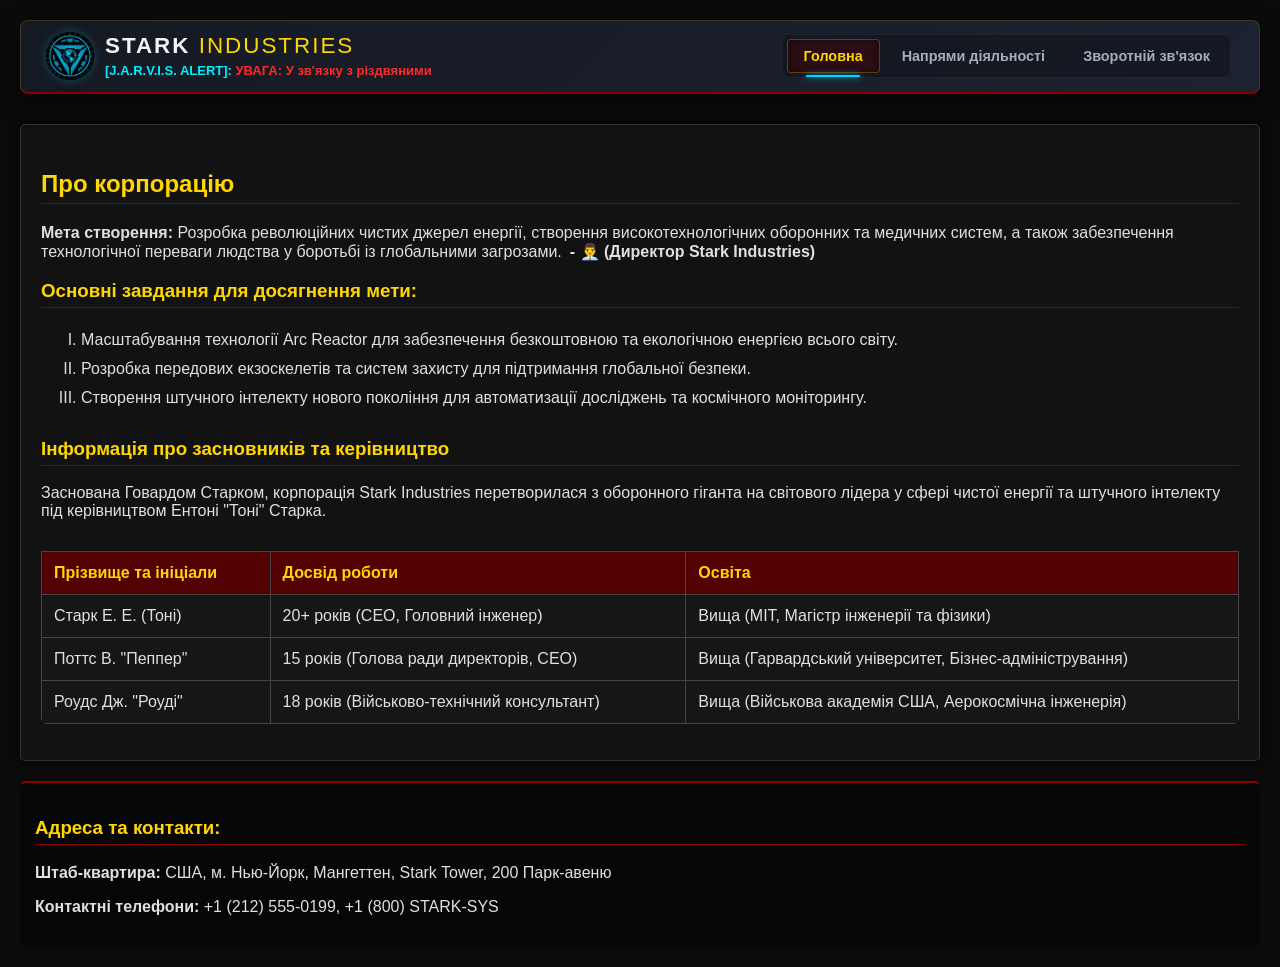
<file: index.html>
<!DOCTYPE html>
<html lang="en">
<head>
    <meta charset="UTF-8">
    <meta name="viewport" content="width=device-width, initial-scale=1.0">
    <meta name="description" content="Stark Industries — ключові напрями діяльності: термоядерна енергетика, штучний інтелект, аерокосмічні та оборонні системи.">
    <title>Document</title>
    <link rel="stylesheet" href="assets/styles/style.css">
</head>
<body>
    <header>
        <div class="logo-container">
            <div class="logo">
                <img src="assets/logo.png" alt="Логотип Stark Industries" style="max-height: 50px; max-width: 50px;" />
            </div>
            <div class="brand-wrapper">
                <div class="brand-title">Stark <span>Industries</span></div>
                <p id="typewriter-alert"></p>
            </div>
        </div>
        <nav>
            <a href="index.html" class="active">Головна</a>
            <a href="directions.html">Напрями діяльності</a>
            <a href="feedback.html">Зворотній зв'язок</a>
        </nav>
    </header>
    <main id="homePage" class="page active">
        <div class="goal-tasks-block">
        <h2>Про корпорацію</h2>
        <p class="goal-description"><strong>Мета створення:</strong> Розробка революційних чистих джерел енергії, створення високотехнологічних оборонних та медичних систем, а також забезпечення технологічної переваги людства у боротьбі із глобальними загрозами.</p>
        
        <h3>Основні завдання для досягнення мети:</h3>
        <ol class="roman-list">
            <li>Масштабування технології Arc Reactor для забезпечення безкоштовною та екологічною енергією всього світу.</li>
            <li>Розробка передових екзоскелетів та систем захисту для підтримання глобальної безпеки.</li>
            <li>Створення штучного інтелекту нового покоління для автоматизації досліджень та космічного моніторингу.</li>
        </ol>
        </div>
        <div class="founders-block">
        <h3>Інформація про засновників та керівництво</h3>
        <p>Заснована Говардом Старком, корпорація Stark Industries перетворилася з оборонного гіганта на світового лідера у сфері чистої енергії та штучного інтелекту під керівництвом Ентоні "Тоні" Старка.</p>
        <div class="table-responsive">
        <table>
            <thead>
                <tr>
                    <th>Прізвище та ініціали</th>
                    <th>Досвід роботи</th>
                    <th>Освіта</th>
                </tr>
            </thead>
            <tbody>
                <tr>
                    <td>Старк Е. Е. (Тоні)</td>
                    <td>20+ років (CEO, Головний інженер)</td>
                    <td>Вища (MIT, Магістр інженерії та фізики)</td>
                </tr>
                <tr>
                    <td>Поттс В. "Пеппер"</td>
                    <td>15 років (Голова ради директорів, CEO)</td>
                    <td>Вища (Гарвардський університет, Бізнес-адміністрування)</td>
                </tr>
                <tr>
                    <td>Роудс Дж. "Роуді"</td>
                    <td>18 років (Військово-технічний консультант)</td>
                    <td>Вища (Військова академія США, Аерокосмічна інженерія)</td>
                </tr>
            </tbody>
        </table></div></div>
    </main>
    <footer>
        <div class="contacts-block">
            <h3>Адреса та контакти:</h3>
            <p><strong>Штаб-квартира:</strong> США, м. Нью-Йорк, Мангеттен, Stark Tower, 200 Парк-авеню</p>
            <p><strong>Контактні телефони:</strong> +1 (212) 555-0199, +1 (800) STARK-SYS</p>
        </div>
    </footer>
    <script src="assets/scripts/ex1.js"></script>
    <script src="assets/scripts/ex2.js"></script>
    <script src="assets/scripts/ex3.js"></script>
</body>
</html>
</file>
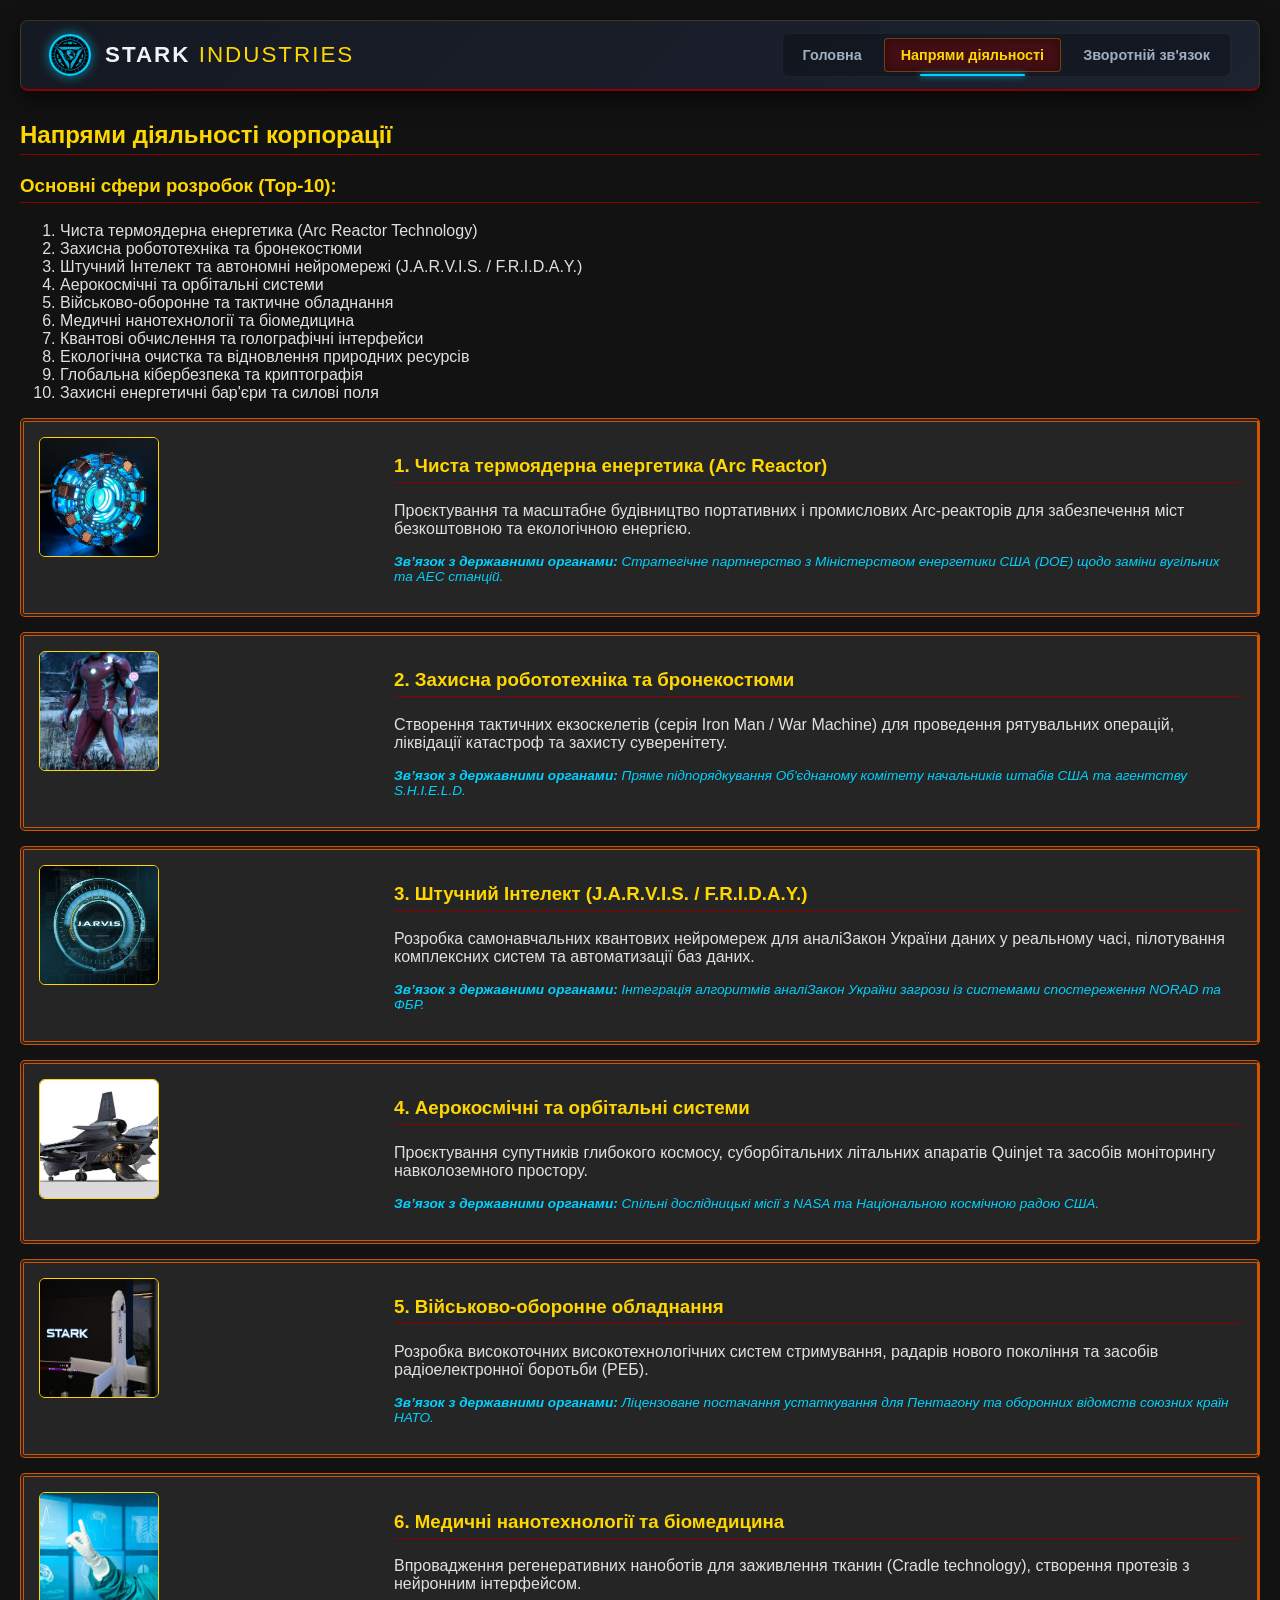
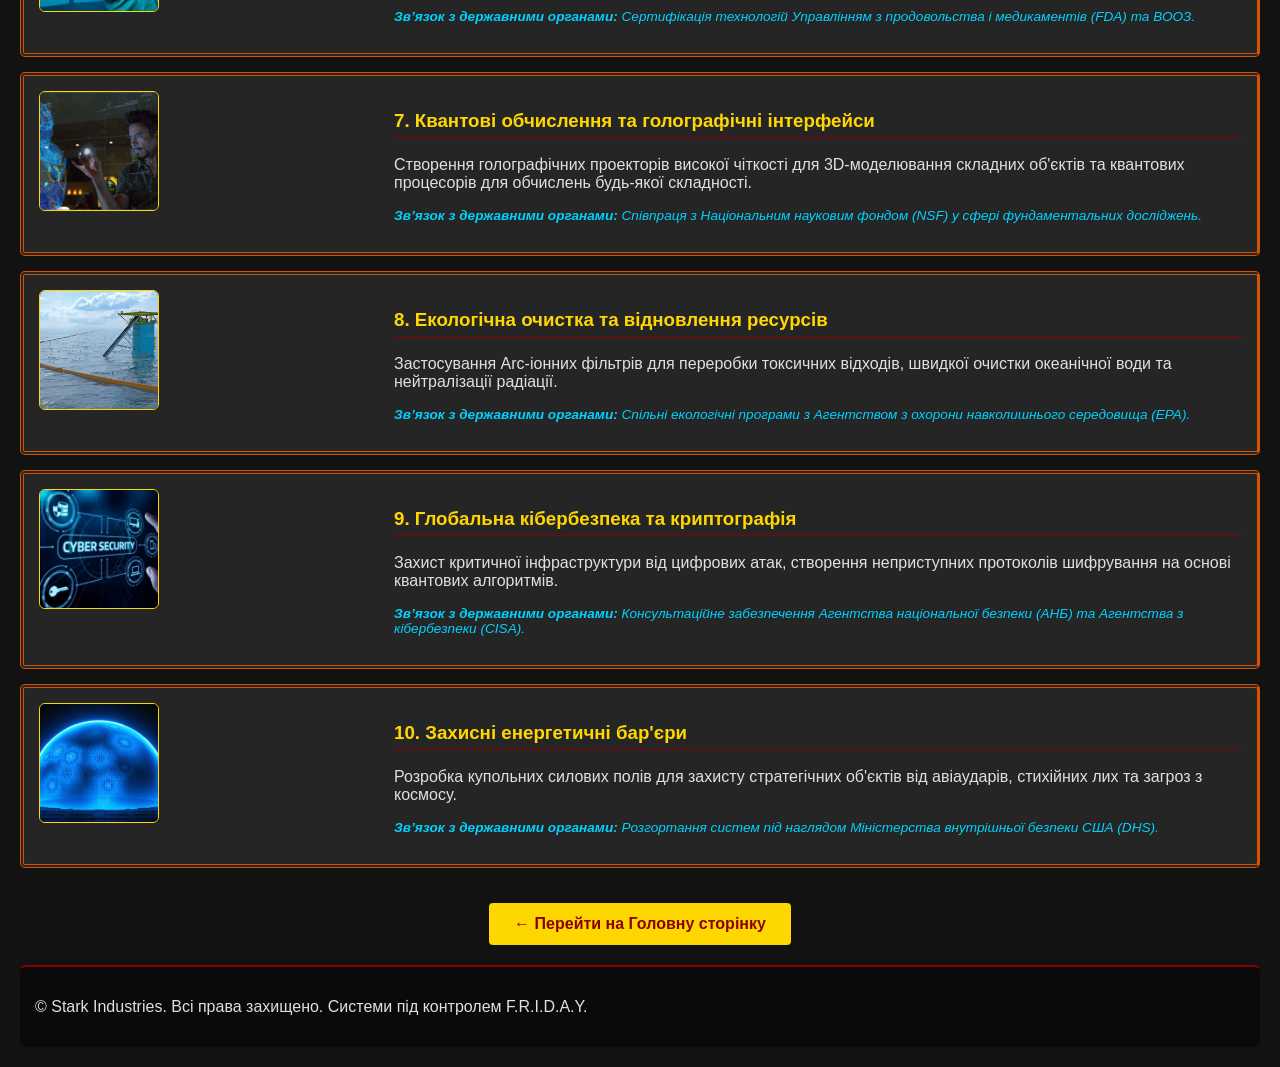
<file: directions.html>
<!DOCTYPE html>
<html lang="en">
<head>
    <meta charset="UTF-8">
    <meta name="viewport" content="width=device-width, initial-scale=1.0">
    <meta name="description" content="Stark Industries — ключові напрями діяльності: термоядерна енергетика, штучний інтелект, аерокосмічні та оборонні системи.">
    <title>Document</title>
    <link rel="stylesheet" href="assets/styles/style.css">
</head>
<body>
    <header>
        <div class="logo-container">
            <div class="logo">
                <img src="assets/logo.png" alt="Логотип Stark Industries" width="42" height="42"/>
            </div>
            <div class="brand-title">Stark <span>Industries</span></div>
        </div>
        <nav>
            <a href="index.html">Головна</a>
            <a href="directions.html" class="active">Напрями діяльності</a>
            <a href="feedback.html">Зворотній зв'язок</a>
        </nav>
    </header>

    <main>
        <h2>Напрями діяльності корпорації</h2>
        <div class="directions-list">
            <h3>Основні сфери розробок (Top-10):</h3>
            <ol>
                <li>Чиста термоядерна енергетика (Arc Reactor Technology)</li>
                <li>Захисна робототехніка та бронекостюми</li>
                <li>Штучний Інтелект та автономні нейромережі (J.A.R.V.I.S. / F.R.I.D.A.Y.)</li>
                <li>Аерокосмічні та орбітальні системи</li>
                <li>Військово-оборонне та тактичне обладнання</li>
                <li>Медичні нанотехнології та біомедицина</li>
                <li>Квантові обчислення та голографічні інтерфейси</li>
                <li>Екологічна очистка та відновлення природних ресурсів</li>
                <li>Глобальна кібербезпека та криптографія</li>
                <li>Захисні енергетичні бар'єри та силові поля</li>
            </ol>
        </div>
        <div class="activity-card">
            <div class="flip-container">
                <div class="flip-card-inner">
                    <div class="flip-front">
                        <img src="assets/arc-reactor.jpg" alt="Arc Reactor" width="140" height="140" loading="lazy">
                    </div>
                    <div class="flip-back">
                        <h4>Нормативно-правова база США:</h4>
                        <ul>
                            <li>Atomic Energy Act of 1954 (42 U.S.C. § 2011)</li>
                            <li>Energy Policy Act of 2005 (Title XVII)</li>
                        </ul>
                    </div>
                </div>
            </div>
            <div class="activity-info">
                <h3>1. Чиста термоядерна енергетика (Arc Reactor)</h3>
                <p>Проєктування та масштабне будівництво портативних і промислових Arc-реакторів для забезпечення міст безкоштовною та екологічною енергією.</p>
                <p class="gov-link"><strong>Зв’язок з державними органами:</strong> Стратегічне партнерство з Міністерством енергетики США (DOE) щодо заміни вугільних та АЕС станцій.</p>
            </div>
        </div>
        <div class="activity-card">
            <div class="flip-container">
                <div class="flip-card-inner">
                    <div class="flip-front">
                        <img src="assets/armor.jpeg" alt="Робототехніка" width="140" height="140" loading="lazy">
                    </div>
                    <div class="flip-back">
                        <h4>Нормативно-правова база США:</h4>
                        <ul>
                            <li>Arms Export Control Act (22 U.S.C. § 2778)</li>
                            <li>ITAR (22 CFR Parts 120–130)</li>
                        </ul>
                    </div>
                </div>
            </div>
            <div class="activity-info">
                <h3>2. Захисна робототехніка та бронекостюми</h3>
                <p>Створення тактичних екзоскелетів (серія Iron Man / War Machine) для проведення рятувальних операцій, ліквідації катастроф та захисту суверенітету.</p>
                <p class="gov-link"><strong>Зв’язок з державними органами:</strong> Пряме підпорядкування Об'єднаному комітету начальників штабів США та агентству S.H.I.E.L.D.</p>
            </div>
        </div>
    <div class="activity-card">
        <div class="flip-container">
            <div class="flip-card-inner">
                <div class="flip-front">
                    <img src="assets/ai.jpg" alt="Штучний Інтелект" width="140" height="140" loading="lazy">
                </div>
                <div class="flip-back">
                    <h4>Нормативно-правова база США:</h4>
                    <ul>
                        <li>National AI Initiative Act of 2020 (15 U.S.C. § 9401)</li>
                        <li>Executive Order 14110 on Safe AI</li>
                    </ul>
                </div>
            </div>
        </div>
        <div class="activity-info">
            <h3>3. Штучний Інтелект (J.A.R.V.I.S. / F.R.I.D.A.Y.)</h3>
            <p>Розробка самонавчальних квантових нейромереж для аналіЗакон України даних у реальному часі, пілотування комплексних систем та автоматизації баз даних.</p>
            <p class="gov-link"><strong>Зв’язок з державними органами:</strong> Інтеграція алгоритмів аналіЗакон України загрози із системами спостереження NORAD та ФБР.</p>
        </div>
    </div>
    <div class="activity-card">
        <div class="flip-container">
            <div class="flip-card-inner">
                <div class="flip-front">
                    <img src="assets/Quinjet.jpg" alt="Аерокосмос" width="140" height="140" loading="lazy">
                </div>
                <div class="flip-back">
                    <h4>Нормативно-правова база США:</h4>
                    <ul>
                        <li>National Aeronautics and Space Act (51 U.S.C. § 20101)</li>
                        <li>Commercial Space Launch Act (51 U.S.C. § 50901)</li>
                    </ul>
                </div>
            </div>
        </div>
        <div class="activity-info">
            <h3>4. Аерокосмічні та орбітальні системи</h3>
            <p>Проєктування супутників глибокого космосу, суборбітальних літальних апаратів Quinjet та засобів моніторингу навколоземного простору.</p>
            <p class="gov-link"><strong>Зв’язок з державними органами:</strong> Спільні дослідницькі місії з NASA та Національною космічною радою США.</p>
        </div>
    </div>
    <div class="activity-card restricted">
        <div class="flip-container no-flip">
            <div class="flip-card-inner">
                <div class="flip-front">
                    <img src="assets/stark military.jpg" alt="Оборонні системи" width="140" height="140" loading="lazy">
                </div>
                <!-- <div class="flip-back">
                    <h4>Нормативно-правова база США:</h4>
                    <ul>
                        <li>Defense Production Act of 1950 (50 U.S.C. § 4501)</li>
                        <li>Espionage Act (18 U.S.C. § 793)</li>
                    </ul>
                </div> -->
            </div>
        </div>
        <div class="activity-info">
            <h3>5. Військово-оборонне обладнання</h3>
            <p>Розробка високоточних високотехнологічних систем стримування, радарів нового покоління та засобів радіоелектронної боротьби (РЕБ).</p>
            <p class="gov-link"><strong>Зв’язок з державними органами:</strong> Ліцензоване постачання устаткування для Пентагону та оборонних відомств союзних країн НАТО.</p>
        </div>
    </div>
    <div class="activity-card">
        <div class="flip-container">
            <div class="flip-card-inner">
                <div class="flip-front">
                    <img src="assets/medicine.jpg" alt="Біомедицина" width="140" height="140" loading="lazy">
                </div>
                <div class="flip-back">
                    <h4>Нормативно-правова база США:</h4>
                    <ul>
                        <li>Federal Food, Drug, and Cosmetic Act (21 U.S.C. § 301)</li>
                        <li>21st Century Cures Act (Public Law 114-255)</li>
                    </ul>
                </div>
            </div>
        </div>
        <div class="activity-info">
            <h3>6. Медичні нанотехнології та біомедицина</h3>
            <p>Впровадження регенеративних наноботів для заживлення тканин (Cradle technology), створення протезів з нейронним інтерфейсом.</p>
            <p class="gov-link"><strong>Зв’язок з державними органами:</strong> Сертифікація технологій Управлінням з продовольства і медикаментів (FDA) та ВООЗ.</p>
        </div>
    </div>
    <div class="activity-card">
        <div class="flip-container">
            <div class="flip-card-inner">
                <div class="flip-front">
                    <img src="assets/tony-stark-hologram.jpg" alt="Квантові обчислення" width="140" height="140" loading="lazy">
                </div>
                <div class="flip-back">
                    <h4>Нормативно-правова база США:</h4>
                    <ul>
                        <li>National Quantum Initiative Act (15 U.S.C. § 8801)</li>
                        <li>CHIPS and Science Act of 2022 (Sec. 10661)</li>
                    </ul>
                </div>
            </div>
        </div>
        <div class="activity-info">
            <h3>7. Квантові обчислення та голографічні інтерфейси</h3>
            <p>Створення голографічних проекторів високої чіткості для 3D-моделювання складних об'єктів та квантових процесорів для обчислень будь-якої складності.</p>
            <p class="gov-link"><strong>Зв’язок з державними органами:</strong> Співпраця з Національним науковим фондом (NSF) у сфері фундаментальних досліджень.</p>
        </div>
    </div>
    <div class="activity-card">
        <div class="flip-container">
            <div class="flip-card-inner">
                <div class="flip-front">
                    <img src="assets/ocean-cleanup-project-4.jpg" alt="Екологія" width="140" height="140" loading="lazy">
                </div>
                <div class="flip-back">
                    <h4>Нормативно-правова база США:</h4>
                    <ul>
                        <li>Clean Water Act (33 U.S.C. § 1251)</li>
                        <li>Comprehensive Environmental Response Act (CERCLA)</li>
                    </ul>
                </div>
            </div>
        </div>
        <div class="activity-info">
            <h3>8. Екологічна очистка та відновлення ресурсів</h3>
            <p>Застосування Arc-іонних фільтрів для переробки токсичних відходів, швидкої очистки океанічної води та нейтралізації радіації.</p>
            <p class="gov-link"><strong>Зв’язок з державними органами:</strong> Спільні екологічні програми з Агентством з охорони навколишнього середовища (EPA).</p>
        </div>
    </div>
    <div class="activity-card">
        <div class="flip-container">
            <div class="flip-card-inner">
                <div class="flip-front">
                    <img src="assets/cyber.jpeg" alt="Кібербезпека" width="140" height="140" loading="lazy">
                </div>
                <div class="flip-back">
                    <h4>Нормативно-правова база США:</h4>
                    <ul>
                        <li>Cybersecurity Information Sharing Act (6 U.S.C. § 1501)</li>
                        <li>FISMA (44 U.S.C. § 3551)</li>
                    </ul>
                </div>
            </div>
        </div>
        <div class="activity-info">
            <h3>9. Глобальна кібербезпека та криптографія</h3>
            <p>Захист критичної інфраструктури від цифрових атак, створення неприступних протоколів шифрування на основі квантових алгоритмів.</p>
            <p class="gov-link"><strong>Зв’язок з державними органами:</strong> Консультаційне забезпечення Агентства національної безпеки (АНБ) та Агентства з кібербезпеки (CISA).</p>
        </div>
    </div>
    <div class="activity-card">
        <div class="flip-container">
            <div class="flip-card-inner">
                <div class="flip-front">
                    <img src="assets/force field.jpg" alt="Силові поля" width="140" height="140" loading="lazy">
                </div>
                <div class="flip-back">
                    <h4>Нормативно-правова база США:</h4>
                    <ul>
                        <li>Homeland Security Act of 2002 (6 U.S.C. § 101)</li>
                        <li>Critical Infrastructures Protection Act (42 U.S.C. § 5195c)</li>
                    </ul>
                </div>
            </div>
        </div>
        <div class="activity-info">
            <h3>10. Захисні енергетичні бар'єри</h3>
            <p>Розробка купольних силових полів для захисту стратегічних об'єктів від авіаударів, стихійних лих та загроз з космосу.</p>
            <p class="gov-link"><strong>Зв’язок з державними органами:</strong> Розгортання систем під наглядом Міністерства внутрішньої безпеки США (DHS).</p>
        </div>
    </div>
        <div style="text-align: center;">
            <a href="index.html" class="btn-home">← Перейти на Головну сторінку</a>
        </div>
    </main>

    <footer>
        <p>&copy; Stark Industries. Всі права захищено. Системи під контролем F.R.I.D.A.Y.</p>
    </footer>
    <div id="security-modal" class="modal-overlay" style="display: none;">
        <div class="modal-box">
            <h3>⚠️ ПРОТОКОЛ БЕЗПЕКИ STARK INDUSTRIES</h3>
            <p>Доступ до технічної документації даного напряму обмежено дією воєнного стану та Законом України «Про державну таємницю». Несанкціоноване копіювання переслідується згідно з чинним законодавством.</p>
            <label class="confirm-label">
                <input type="checkbox" id="confirm-protocol"> Я ознайомлений(а) та підтверджую рівень допуску
            </label>
            <br>
            <button id="close-modal-btn" disabled>Підтвердити та закрити</button>
        </div>
    </div>
    <script src="assets/scripts/ex3.js"></script>
</body>
</html>
</file>
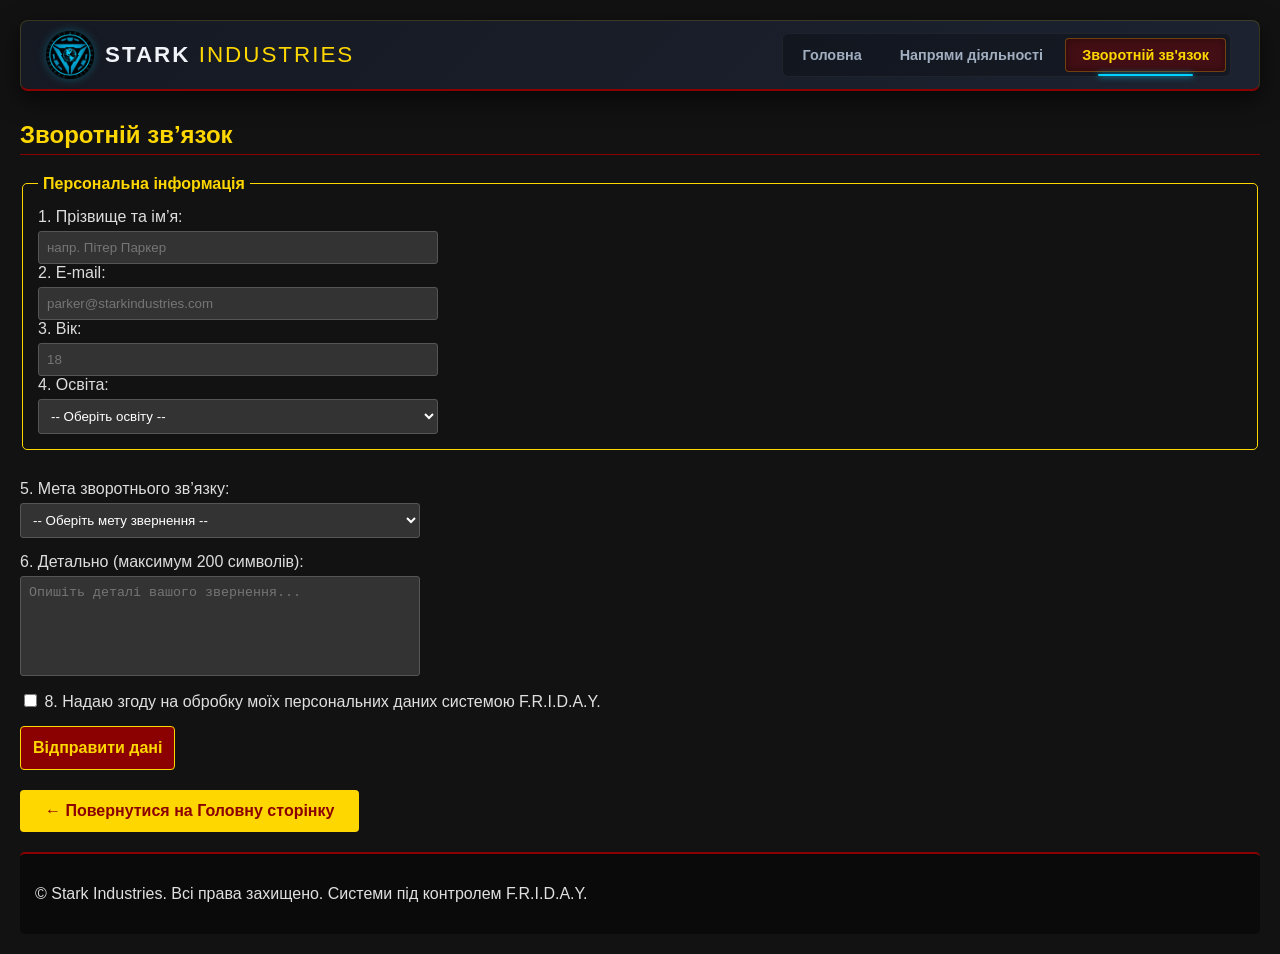
<file: feedback.html>
<!DOCTYPE html>
<html lang="en">
<head>
    <meta charset="UTF-8">
    <meta name="viewport" content="width=device-width, initial-scale=1.0">
    <meta name="description" content="Stark Industries — ключові напрями діяльності: термоядерна енергетика, штучний інтелект, аерокосмічні та оборонні системи.">
    <title>Document</title>
    <link rel="stylesheet" href="assets/styles/style.css">
</head>
<body>
    <header>
        <div class="logo-container">
            <div class="logo">
                <img src="assets/logo.png" alt="Логотип Stark Industries" style="max-height: 50px; max-width: 50px;" />
            </div>
            <div class="brand-title">Stark <span>Industries</span></div>
        </div>
        <nav>
            <a href="index.html">Головна</a>
            <a href="directions.html">Напрями діяльності</a>
            <a href="feedback.html" class="active">Зворотній зв'язок</a>
        </nav>
    </header>

    <main>
        <h2>Зворотній зв’язок</h2>
        <form id="feedbackForm" onsubmit="sendFeedback(event)">
            <fieldset>
                <legend>Персональна інформація</legend>
                <div class="form-group">
                    <label for="fullName">1. Прізвище та ім’я:</label>
                    <input type="text" id="fullName" placeholder="напр. Пітер Паркер" required>
                </div>
                <div class="form-group">
                    <label for="email">2. E-mail:</label>
                    <input type="email" id="email" placeholder="parker@starkindustries.com" required>
                </div>
                <div class="form-group">
                    <label for="age">3. Вік:</label>
                    <input type="number" id="age" min="1" max="120" placeholder="18" required>
                </div>
                <div class="form-group">
                    <label for="education">4. Освіта:</label>
                    <select id="education" required>
                        <option value="">-- Оберіть освіту --</option>
                        <option value="повна">повна</option>
                        <option value="неповна">неповна</option>
                        <option value="вища">вища</option>
                        <option value="професійна">професійна</option>
                    </select>
                </div>
            </fieldset>
            <div class="form-group">
                <label for="purpose">5. Мета зворотнього зв’язку:</label>
                <select id="purpose" required>
                    <option value="">-- Оберіть мету звернення --</option>
                    <option value="співпраця">співпраця</option>
                    <option value="скарга на порушення права власності">скарга на порушення права власності</option>
                    <option value="пропозиція">пропозиція</option>
                    <option value="наявність помилки">наявність помилки</option>
                </select>
            </div>
            <div class="form-group">
                <label for="detailText">6. Детально (максимум 200 символів):</label>
                <div class="detail-wrapper">
                    <textarea id="detailText" maxlength="200" placeholder="Опишіть деталі вашого звернення..." required></textarea>
                    <span id="details-tooltip" class="custom-tooltip">
                        Дякуючи Вам, ми стаємо кращі! Конкретизуйте мету звернення, будь ласка
                    </span>
                </div>
            </div>
            <div class="checkbox-group">
                <input type="checkbox" id="consent" required>
                <label for="consent">8. Надаю згоду на обробку моїх персональних даних системою F.R.I.D.A.Y.</label>
            </div>
            <button type="submit" class="btn-submit">Відправити дані</button>
        </form>

        <a href="index.html" class="btn-home">← Повернутися на Головну сторінку</a>
    </main>

    <footer>
        <p>&copy; Stark Industries. Всі права захищено. Системи під контролем F.R.I.D.A.Y.</p>
    </footer>
    <script src="assets/scripts/ex3.js"></script>
</body>
</html>
</file>
<file: assets/styles/style.css>
* {
    box-sizing: border-box;
}

html {
    font-size: 16px;
}

img {
    max-width: 100%;
    height: auto;
}

body {
    font-family: 'Segoe UI', Tahoma, Geneva, Verdana, sans-serif;
    margin: 0;
    padding: 20px;
    background-color: #121212;
    color: #e0e0e0;
}

.goal-tasks-block {
    margin: 25px 0;
    padding: 0 !important;
}

.goal-description::after {
    content: "- 👨‍💼 (Директор Stark Industries)";
    font-weight: bold;
    display: inline-block;
    margin-left: 8px;
}

.founders-block {
    transition: transform 0.3s ease;
}

.founders-block:hover {
    transform: scale(1.05);
}

.contacts-block p {
    transition: text-shadow 0.3s ease 2s;
}

.contacts-block:hover p {
    text-shadow: 2px 2px 8px #00d2ff, -2px -2px 8px #ffd700;
}

.activity-card {
    max-width: 100%;
    background-color: #252525;
    padding: 15px;
    margin-bottom: 15px;
    border-radius: 5px;
    display: flex;
    gap: 15px;

    border-color: #d35400; 
    border-right-style: solid;
    border-right-width: medium;
    
    border-top-style: double;
    border-left-style: double;
    border-bottom-style: double;
    border-top-width: 4px;
    border-left-width: 4px;
    border-bottom-width: 4px;
}

.gov-link {
    font-weight: 300;
    font-size: 0.85em;
    font-style: italic;
    color: #00d2ff;
}

.activity-card img {
    width: 120px;
    height: 120px;
    object-fit: cover;
    border-radius: 5px;
    border: 1px solid #ffd700;
    transition: filter 0.4s ease;
}

.flip-container {
    width: 340px;
    height: 140px;
    flex-shrink: 0;
    perspective: 1000px;
    cursor: pointer;
    border-radius: 8px;
}

.flip-card-inner {
    position: relative;
    width: 100%;
    height: 100%;
    -webkit-transition: -webkit-transform 0.6s ease;
    -moz-transition: -moz-transform 0.6s ease;
    transition: transform 0.6s ease;
    -webkit-transform-style: preserve-3d;
    -moz-transform-style: preserve-3d;
    transform-style: preserve-3d;
}

.flip-container:hover .flip-card-inner,
.flip-container.flipped .flip-card-inner {
    -webkit-transform: rotateY(180deg);
    -moz-transform: rotateY(180deg);
    transform: rotateY(180deg);
}

.flip-container.no-flip:hover .flip-card-inner,
.flip-container.no-flip.flipped .flip-card-inner {
    transform: none !important;
}

.flip-container.no-flip {
    cursor: default;
}

.flip-front, .flip-back {
    position: absolute;
    width: 100%;
    height: 100%;
    -webkit-backface-visibility: hidden;
    -moz-backface-visibility: hidden;
    backface-visibility: hidden;
    overflow: hidden;
}

.flip-front img {
    max-width: 140px;
    max-height: 140px;
    border-radius: 6px;
}

.flip-back {
    background: #111827;
    color: #f8fafc;
    border: 2px solid #b91c1c;
    transform: rotateY(180deg);
    padding: 15px;
    box-sizing: border-box;
    display: flex;
    flex-direction: column;
    justify-content: center;
}

.flip-back h4 {
    color: #facc15;
    margin: 0 0 8px 0;
    font-size: 15px;
}

.flip-back ul {
    margin: 0;
    padding-left: 18px;
    font-size: 13px;
    line-height: 1.4;
}

/* .activity-card img:focus,
.activity-card img:hover {
    filter: saturate(200%);

} */

a:active,
button:active {
    color: #006400 !important;
}

header {
    position: relative;
    top: 0;
    left: 0;
    right: 0;
    margin-bottom: 0;
    z-index: 1000;
    display: flex;
    align-items: center;
    justify-content: space-between;
    background: linear-gradient(135deg, #151922 0%, #1c2230 100%);
    padding: 12px 28px;
    border-radius: 8px;
    border: 1px solid rgba(255, 215, 0, 0.15);
    border-bottom: 2px solid #8b0000;
    box-shadow: 0 8px 24px rgba(0, 0, 0, 0.6);
    margin-bottom: 30px;
    flex-wrap: wrap;
    gap: 15px;
}

.logo-container {
    display: flex;
    align-items: center;
    gap: 14px;
}

.logo {
    width: 42px;
    height: 42px;
    background: radial-gradient(circle, #00d2ff 0%, #005580 100%);
    color: #ffffff;
    display: flex;
    align-items: center;
    justify-content: center;
    font-weight: 800;
    font-size: 20px;
    border-radius: 50%;
    border: 2px solid #00d2ff;
    box-shadow: 0 0 12px rgba(0, 210, 255, 0.6);
    text-shadow: 0 0 4px #000;
}

.brand-wrapper {
    display: flex;
    flex-direction: column;
}

#typewriter-alert {
    margin: 4px 0 0 0;
    font-size: 13px;
    max-width: 550px;
    line-height: 1.3;
}

.brand-title {
    font-size: 1.4rem;
    font-weight: 700;
    letter-spacing: 2px;
    color: #f0f3f8;
    text-transform: uppercase;
}

.brand-title span {
    color: #ffd700;
    font-weight: 300;
}

nav {
    display: flex;
    align-items: center;
    gap: 6px;
    background-color: rgba(0, 0, 0, 0.25);
    padding: 4px;
    border-radius: 6px;
    border: 1px solid rgba(255, 255, 255, 0.05);
}

nav a, nav button {
    background: transparent;
    color: #a0aec0;
    border: none;
    padding: 8px 16px;
    font-size: 0.9rem;
    font-weight: 600;
    text-decoration: none;
    border-radius: 4px;
    cursor: pointer;
    transition: all 0.25s ease-in-out;
    position: relative;
    display: inline-flex;
    align-items: center;
}

nav a:hover, nav button:hover {
    color: #ffffff;
    background-color: rgba(255, 255, 255, 0.06);
}

nav a.active, nav button.active {
    color: #ffd700;
    background-color: rgba(139, 0, 0, 0.4);
    border: 1px solid rgba(255, 215, 0, 0.25);
    box-shadow: inset 0 0 8px rgba(0, 0, 0, 0.4);
}

nav a.active::after, nav button.active::after {
    content: '';
    position: absolute;
    bottom: -5px;
    left: 20%;
    width: 60%;
    height: 2px;
    background-color: #00d2ff;
    box-shadow: 0 0 6px #00d2ff;
    border-radius: 2px;
}

.page {
    display: none;
    background: #1e1e1e;
    padding: 20px;
    margin-top: 20px;
    border-radius: 5px;
    box-shadow: 0 0 10px rgba(0,0,0,0.8);
    border: 1px solid #333;
}

.active {
    display: block;
}

h2, h3 {
    color: #ffd700;
    border-bottom: 1px solid #8b0000;
    padding-bottom: 5px;
}

ol.roman-list {
    list-style-type: upper-roman;
    line-height: 1.8;
}

.table-responsive {
    width: 100%;
    overflow-x: auto;
    -webkit-overflow-scrolling: touch;
    margin-bottom: 1rem;
    border-radius: 6px;
}

.table-responsive table {
    width: 100%;
    border-collapse: collapse;
    min-width: 500px;
}

table {
    width: 100%;
    border-collapse: collapse;
    margin-top: 15px;
    background-color: #252525;
}

table, th, td {
    border: 1px solid #444;
}

th, td {
    padding: 12px;
    text-align: left;
}

th {
    background-color: #8b0000;
    color: #ffd700;
}

fieldset {
    border: 1px solid #ffd700;
    padding: 15px;
    border-radius: 5px;
    margin-bottom: 15px;
}

legend {
    font-weight: bold;
    color: #ffd700;
    padding: 0 5px;
}

form#feedbackForm {
    display: flex;
    flex-direction: column;
    justify-content: center;
    align-items: stretch;
    gap: 15px;
}

.form-group label {
    display: block;
    margin-bottom: 5px;
    color: #ddd;
}

.form-group input[type="text"],
.form-group input[type="email"],
.form-group input[type="number"],
.form-group select,
.form-group textarea {
    width: 100%;
    max-width: 400px;
    padding: 8px;
    box-sizing: border-box;
    background-color: #333;
    color: #fff;
    border: 1px solid #555;
    border-radius: 3px;
}

.form-group input:focus, .form-group select:focus, .form-group textarea:focus {
    outline: none;
    border-color: #00d2ff;
    box-shadow: 0 0 5px #00d2ff;
}

textarea#detailText {
    width: 400px;
    height: 100px;
    resize: none;
}

.detail-wrapper {
    display: flex;
    align-items: center;
    gap: 15px;
}

#detailText {
    transition: all 0.3s ease;
    flex: 1;
}

#detailText.hovered-field {
    background-color: #1e293b;
    border: 2px solid #00f0ff;
    box-shadow: 0 4px 16px rgba(0, 240, 255, 0.4);
}

.custom-tooltip {
    display: none;
    background-color: #00f0ff;
    color: #0f172a;
    padding: 10px 14px;
    border-radius: 6px;
    font-size: 13px;
    font-weight: 600;
    max-width: 240px;
    line-height: 1.35;
    box-shadow: 0 4px 12px rgba(0, 0, 0, 0.4);
    flex-shrink: 0;
}

.btn-home {
    display: inline-block;
    background-color: #ffd700;
    color: #8b0000;
    border: none;
    padding: 12px 25px;
    font-size: 16px;
    font-weight: bold;
    cursor: pointer;
    border-radius: 4px;
    text-decoration: none;
    margin-top: 20px;
    transition: 0.3s;
}

.btn-home:hover {
    background-color: #ffffff;
    color: #000;
    box-shadow: 0 0 10px #00d2ff;
}

.btn-submit {
    align-self: flex-start;
    order: 1;
    padding: 12px;
    background-color: #8b0000;
    color: #ffd700;
    border: 1px solid #ffd700;
    border-radius: 4px;
    font-size: 16px;
    font-weight: bold;
    cursor: pointer;
    transition: all 0.3s ease;
}

.btn-submit:hover {
    background-color: #ffd700;
    color: #8b0000;
    box-shadow: 0 0 12px #00d2ff;
}

footer {
    margin-top: 20px;
    padding: 15px;
    background-color: #0a0a0a;
    border-radius: 5px;
    border-top: 2px solid #8b0000;
}

::-webkit-scrollbar {
    width: 10px;           
    height: 10px;
}

::-webkit-scrollbar-track {
    background: #0a0a0a;
    border-left: 1px solid #222;
}

::-webkit-scrollbar-thumb {
    background: linear-gradient(180deg, #8b0000 0%, #4a0000 100%);
    border-radius: 5px;
    border: 1px solid #ffd700;
}

::-webkit-scrollbar-thumb:hover {
    background: #00d2ff;
    box-shadow: 0 0 10px #00d2ff;
    border-color: #ffffff;
}

.modal-overlay {
    position: fixed; top: 0; left: 0; width: 100%; height: 100%;
    background: rgba(0, 0, 0, 0.8); z-index: 1000;
    display: flex; justify-content: center; align-items: center;
}
.modal-box {
    background: #111827; border: 2px solid #00f0ff; color: #fff;
    padding: 25px; max-width: 450px; border-radius: 8px;
    box-shadow: 0 0 20px rgba(0, 240, 255, 0.4);
}
#close-modal-btn:disabled { opacity: 0.4; cursor: not-allowed; }

@media screen and (max-width: 768px) {
    .activity-card {
        display: flex !important;
        flex-direction: column !important;
        align-items: center !important;
        width: 100% !important;
        max-width: 100% !important;
        padding: 15px !important;
        gap: 15px !important;
    }

    .flip-container {
        width: 100% !important;
        max-width: 300px !important;
        height: 170px !important;
        margin: 0 auto !important;
    }

    .activity-info {
        width: 100% !important;
        text-align: left !important;
    }

    .activity-info h3 {
        font-size: 1.2rem !important;
        text-align: center;
    }

    .table-responsive th,
    .table-responsive td {
        padding: 8px 10px !important;
        font-size: 0.85rem !important;
    }
}
</file>
